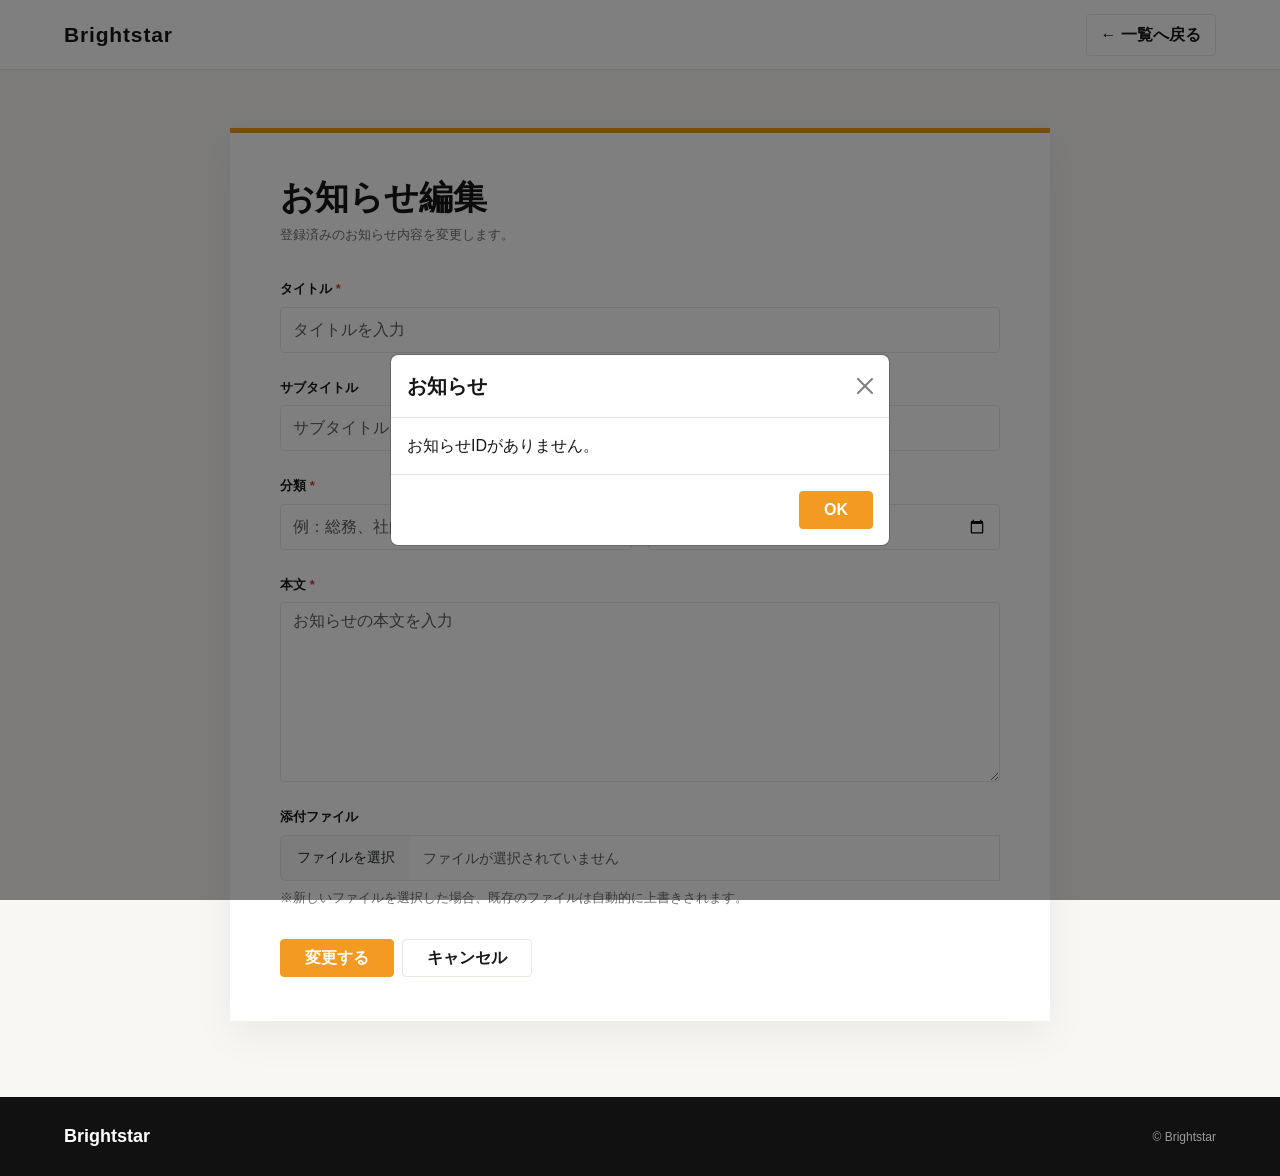
<file: src/main/resources/templates/brightStaroshiraseEdit.html>
<!doctype html>
<html lang="ja" xmlns:th="http://www.thymeleaf.org">
<head>
  <meta charset="UTF-8">
  <meta name="viewport" content="width=device-width, initial-scale=1.0">
  <title>Brightstar｜お知らせ編集</title>
  

  <link href="https://cdn.jsdelivr.net/npm/bootstrap@5.3.3/dist/css/bootstrap.min.css" rel="stylesheet">
  <link rel="stylesheet" th:href="@{/css/common.css}" href="../static/css/common.css">
  <link rel="stylesheet" th:href="@{/css/brightStaroshiraseForm.css}" href="../static/css/brightStaroshiraseForm.css">
  
  <script src="https://code.jquery.com/jquery-3.7.1.min.js"></script>

  <script src="https://cdn.jsdelivr.net/npm/bootstrap@5.3.3/dist/js/bootstrap.bundle.min.js"></script>
  <script th:src="@{/js/common.js}" src="../static/js/common.js"></script>
</head>
<body>
  <header class="top d-flex align-items-center justify-content-between">
    <a th:href="@{/portalHome}" href="portalHome.html" class="logo">Brightstar</a>
    <a th:href="@{/brightStaroshirase}" href="brightStaroshirase.html" class="back-btn">← 一覧へ戻る</a>
  </header>

  <main class="form-bg">
    <section class="form-box">
      <h1 class="form-title">お知らせ編集</h1>
      <p class="form-text">登録済みのお知らせ内容を変更します。</p>

      <form id="editForm" enctype="multipart/form-data">
        <div class="input-box">
          <label for="mainTitle" class="form-label">タイトル <span class="must">*</span></label>
          <input type="text" id="mainTitle" name="mainTitle" class="form-control" placeholder="タイトルを入力" required>
        </div>

        <div class="input-box">
          <label for="subTitle" class="form-label">サブタイトル</label>
          <input type="text" id="subTitle" name="subTitle" class="form-control" placeholder="サブタイトルを入力（任意）">
        </div>

        <div class="row g-3">
          <div class="col-md-6 input-box">
            <label for="category" class="form-label">分類 <span class="must">*</span></label>
            <input type="text" id="category" name="category" class="form-control" placeholder="例：総務、社内連絡" required>
          </div>
          <div class="col-md-6 input-box">
            <label for="publishDate" class="form-label">公開日 <span class="must">*</span></label>
            <input type="date" id="publishDate" name="publishDate" class="form-control" required>
          </div>
        </div>

        <div class="input-box">
          <label for="content" class="form-label">本文 <span class="must">*</span></label>
          <textarea id="content" name="content" class="form-control" placeholder="お知らせの本文を入力" required></textarea>
        </div>

        <!-- 添付ファイル領域 -->
        <div class="input-box">
          <label class="form-label">添付ファイル</label>
          
          <!-- 1. 現有附件顯示 + 刪除現有附件核取方塊 -->
          <div id="currentFileBox" class="mb-2 p-2 border rounded bg-light" style="font-size: 0.9rem; display: none;">
            <div class="d-flex align-items-center justify-content-between">
              <div>
                現在の添付ファイル：<a id="currentFileLink" href="#" target="_blank" class="fw-bold"></a>
              </div>
              <div class="form-check m-0">
                <input class="form-check-input" type="checkbox" id="deleteCurrentFile" name="deleteCurrentFile" value="true">
                <label class="form-check-label text-danger fw-bold" for="deleteCurrentFile">
                  既存のファイルを削除する
                </label>
              </div>
            </div>
          </div>

          <!-- 2. 上傳新檔案（固定顯示日文「ファイルを選択」與客製化按鈕） -->
          <div class="input-group">
            <label for="file" class="btn custom-file-btn mb-0">ファイルを選択</label>
            <input type="text" id="fileNameDisplay" class="form-control" placeholder="ファイルが選択されていません" readonly>
            <input type="file" id="file" name="file" class="d-none">
            <button type="button" id="clearSelectedFile" class="btn custom-file-btn" style="display: none;">選択解除</button>
          </div>
          <div class="form-text">※新しいファイルを選択した場合、既存のファイルは自動的に上書きされます。</div>
        </div>

        <div class="form-buttons d-flex flex-wrap gap-2 mt-4">
          <button type="submit" class="btn main-btn px-4">変更する</button>
          <a th:href="@{/brightStaroshirase}" href="brightStaroshirase.html" class="btn sub-btn px-4">キャンセル</a>
        </div>
      </form>
    </section>
  </main>

  <footer class="bottom d-flex align-items-center justify-content-between">
    <div class="bottom-logo">Brightstar</div>
    <div>© Brightstar</div>
  </footer>

  <script>
    $(function () {
      const noticeId = new URLSearchParams(window.location.search).get("id");

      if (window.location.protocol === "file:") {
        setForm({
          mainTitle: "社内イベント開催のお知らせ",
          subTitle: "参加申込みについて",
          category: "社内連絡",
          publishDate: "2026-09-10",
          content: "社内イベントの開催についてお知らせします。",
          filePath: "#",
          fileName: "sample_notice.pdf"
        });
      } else if (!noticeId) {
        showCustomAlert("お知らせIDがありません。", function () {
          window.location.href = "/brightStaroshirase";
        });
        return;
      } else {
        // 取得原本資料
        $.ajax({
          url: "/api/notices/" + noticeId + "/edit",
          type: "GET",
          success: function (item) {
            if (item) {
              setForm(item);
            } else {
              showCustomAlert("お知らせが見つかりません。");
            }
          },
          error: function () {
            showCustomAlert("お知らせの取得に失敗しました。");
          }
        });
      }

      // 【監控檔案選擇狀態】更新顯示檔名並切換「選択解除」按鈕
      $("#file").on("change", function () {
        if (this.files && this.files.length > 0) {
          $("#fileNameDisplay").val(this.files[0].name);
          $("#clearSelectedFile").show();
        } else {
          $("#fileNameDisplay").val("");
          $("#clearSelectedFile").hide();
        }
      });

      // 【點擊選択解除】清空選取檔案與文字框
      $("#clearSelectedFile").on("click", function () {
        $("#file").val("");
        $("#fileNameDisplay").val("");
        $(this).hide();
      });

      // 提交修改表單
      $("#editForm").on("submit", function (event) {
        event.preventDefault();

        if (window.location.protocol === "file:") {
          showCustomAlert("サンプル画面のため変更処理は行いません。");
          return;
        }

        const formData = new FormData();
        formData.append("mainTitle", $("#mainTitle").val());
        formData.append("subTitle", $("#subTitle").val());
        formData.append("category", $("#category").val());
        formData.append("publishDate", $("#publishDate").val());
        formData.append("content", $("#content").val());

        // 傳送是否刪除原本檔案標記 (true / false)
        const isDeleteCurrent = $("#deleteCurrentFile").is(":checked");
        formData.append("deleteCurrentFile", isDeleteCurrent);

        // 新選取的檔案
        const fileInput = $("#file")[0];
        if (fileInput && fileInput.files[0]) {
          formData.append("file", fileInput.files[0]);
        }

        $.ajax({
          url: "/api/notices/" + noticeId,
          type: "PUT",
          data: formData,
          processData: false,
          contentType: false,
          success: function (res) {
            const msg = (res && res.message) ? res.message : "変更しました。";
            showCustomAlert(msg, function () {
              if (!res || res.success !== false) {
                window.location.href = "/brightStaroshirase";
              }
            });
          },
          error: function (xhr) {
            showCustomAlert("変更に失敗しました。ステータス：" + xhr.status);
          }
        });
      });
    });

    function setForm(item) {
      $("#mainTitle").val(item.mainTitle || "");
      $("#subTitle").val(item.subTitle || "");
      $("#category").val(item.category || "");
      $("#publishDate").val(item.publishDate ? item.publishDate.split("T")[0] : "");
      $("#content").val(item.content || "");

      // 顯示現有檔案
      if (item.filePath && item.fileName) {
        $("#currentFileLink").attr("href", item.filePath).text(item.fileName);
        $("#currentFileBox").show();
      }
    }
  </script>
</body>
</html>
</file>
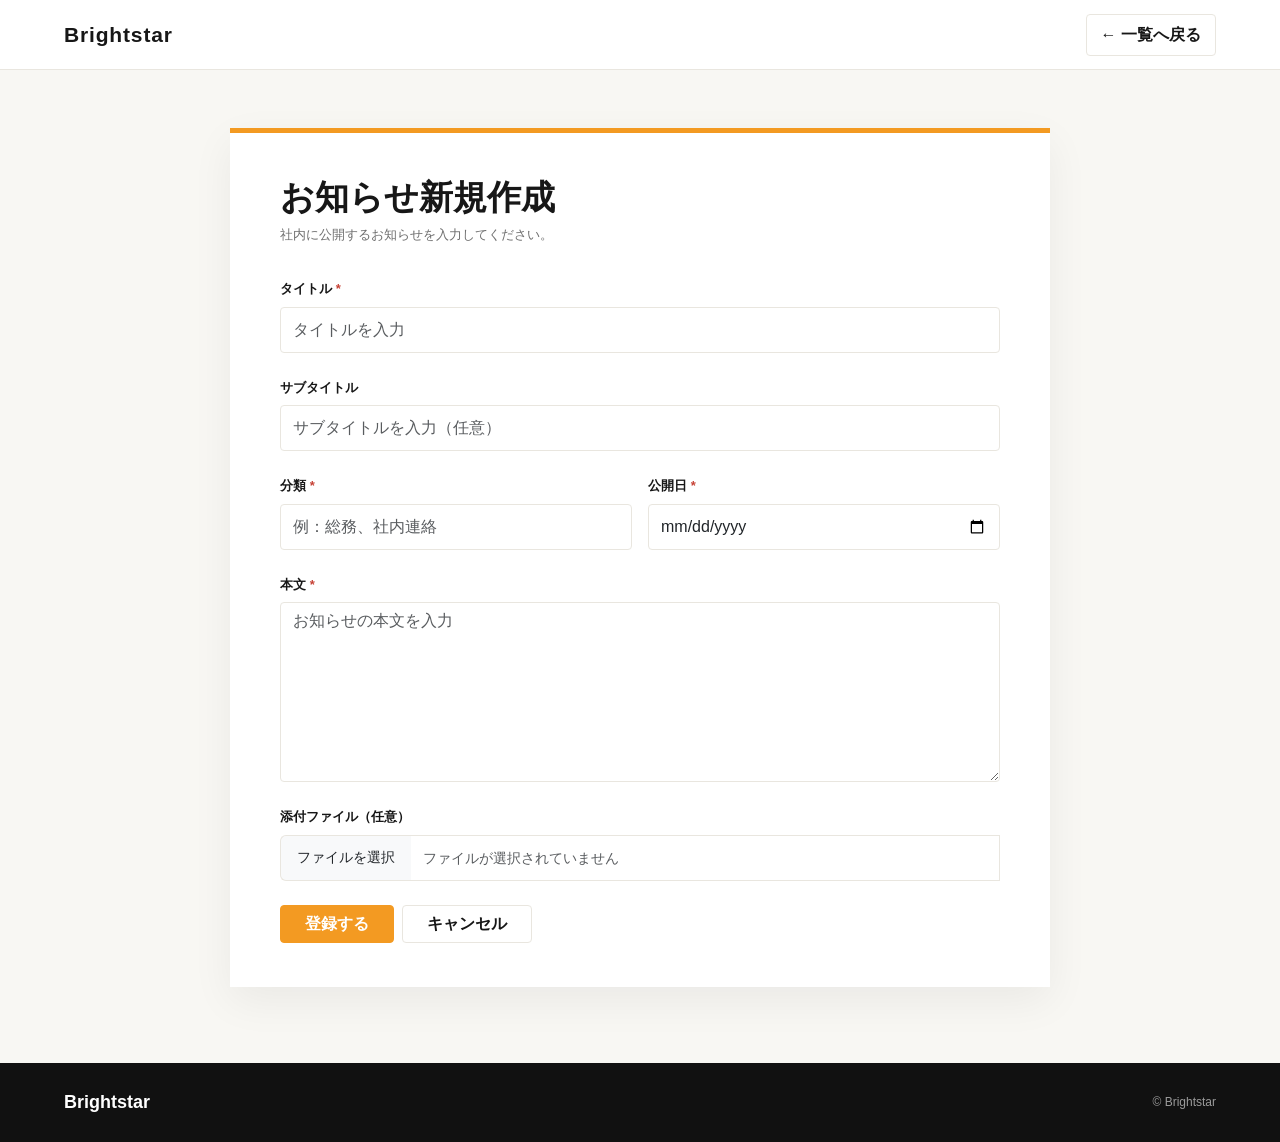
<file: src/main/resources/templates/brightStaroshiraseForm.html>
<!doctype html>
<html lang="ja" xmlns:th="http://www.thymeleaf.org">
<head>
  <meta charset="UTF-8">
  <meta name="viewport" content="width=device-width, initial-scale=1.0">
  <title>Brightstar｜お知らせ新規作成</title>
  

  <link href="https://cdn.jsdelivr.net/npm/bootstrap@5.3.3/dist/css/bootstrap.min.css" rel="stylesheet">
  <link rel="stylesheet" th:href="@{/css/common.css}" href="../static/css/common.css">
  <link rel="stylesheet" th:href="@{/css/brightStaroshiraseForm.css}" href="../static/css/brightStaroshiraseForm.css">
  
  <script src="https://code.jquery.com/jquery-3.7.1.min.js"></script>

  <script src="https://cdn.jsdelivr.net/npm/bootstrap@5.3.3/dist/js/bootstrap.bundle.min.js"></script>
  <script th:src="@{/js/common.js}" src="../static/js/common.js"></script>
</head>
<body>
  <header class="top d-flex align-items-center justify-content-between">
    <a th:href="@{/portalHome}" href="portalHome.html" class="logo">Brightstar</a>
    <a th:href="@{/brightStaroshirase}" href="brightStaroshirase.html" class="back-btn">← 一覧へ戻る</a>
  </header>

  <main class="form-bg">
    <section class="form-box">
      <h1 class="form-title">お知らせ新規作成</h1>
      <p class="form-text">社内に公開するお知らせを入力してください。</p>

      <form id="noticeForm" enctype="multipart/form-data">
        <div class="input-box">
          <label for="mainTitle" class="form-label">タイトル <span class="must">*</span></label>
          <input type="text" id="mainTitle" name="mainTitle" class="form-control" placeholder="タイトルを入力" required>
        </div>

        <div class="input-box">
          <label for="subTitle" class="form-label">サブタイトル</label>
          <input type="text" id="subTitle" name="subTitle" class="form-control" placeholder="サブタイトルを入力（任意）">
        </div>

        <div class="row g-3">
          <div class="col-md-6 input-box">
            <label for="category" class="form-label">分類 <span class="must">*</span></label>
            <input type="text" id="category" name="category" class="form-control" placeholder="例：総務、社内連絡" required>
          </div>
          <div class="col-md-6 input-box">
            <label for="publishDate" class="form-label">公開日 <span class="must">*</span></label>
            <input type="date" id="publishDate" name="publishDate" class="form-control" required>
          </div>
        </div>

        <div class="input-box">
          <label for="content" class="form-label">本文 <span class="must">*</span></label>
          <textarea id="content" name="content" class="form-control" placeholder="お知らせの本文を入力" required></textarea>
        </div>

        <!-- 添付ファイル領域（固定デザイン＋ボタン統一） -->
        <div class="input-box">
          <label class="form-label">添付ファイル（任意）</label>
          <div class="input-group">
            <label for="file" class="btn custom-file-btn mb-0">ファイルを選択</label>
            <input type="text" id="fileNameDisplay" class="form-control" placeholder="ファイルが選択されていません" readonly>
            <input type="file" id="file" name="file" class="d-none">
            <button type="button" id="clearSelectedFile" class="btn custom-file-btn" style="display: none;">選択解除</button>
          </div>
        </div>

        <div class="form-buttons d-flex flex-wrap gap-2 mt-4">
          <button type="submit" class="btn main-btn px-4">登録する</button>
          <a th:href="@{/brightStaroshirase}" href="brightStaroshirase.html" class="btn sub-btn px-4">キャンセル</a>
        </div>
      </form>
    </section>
  </main>

  <footer class="bottom d-flex align-items-center justify-content-between">
    <div class="bottom-logo">Brightstar</div>
    <div>© Brightstar</div>
  </footer>

  <script>
    $(function () {
      // 【ファイル選択状態の監視】ファイル名の表示と「選択解除」ボタンの表示切り替え
      $("#file").on("change", function () {
        if (this.files && this.files.length > 0) {
          $("#fileNameDisplay").val(this.files[0].name);
          $("#clearSelectedFile").show();
        } else {
          $("#fileNameDisplay").val("");
          $("#clearSelectedFile").hide();
        }
      });

      // 【選択解除ボタンの処理】選択されたファイルと表示をクリア
      $("#clearSelectedFile").on("click", function () {
        $("#file").val("");
        $("#fileNameDisplay").val("");
        $(this).hide();
      });

      // フォーム送信処理
      $("#noticeForm").on("submit", function (event) {
        event.preventDefault();

        if (window.location.protocol === "file:") {
          showCustomAlert("サンプル画面のため登録処理は行いません。");
          return;
        }

        const formData = new FormData();
        formData.append("mainTitle", $("#mainTitle").val());
        formData.append("subTitle", $("#subTitle").val());
        formData.append("category", $("#category").val());
        formData.append("publishDate", $("#publishDate").val());
        formData.append("content", $("#content").val());

        const fileInput = $("#file")[0];
        if (fileInput && fileInput.files[0]) {
          formData.append("file", fileInput.files[0]);
        }

        $.ajax({
          url: "/api/notices",
          type: "POST",
          data: formData,
          processData: false,
          contentType: false,
          success: function (res) {
            if (res && res.success) {
              const msg = res.message || "登録しました。";
              showCustomAlert(msg, function () {
                window.location.href = "/brightStaroshirase";
              });
            } else {
              showCustomAlert("登録に失敗しました：" + (res.message || ""));
            }
          },
          error: function (xhr) {
            showCustomAlert("登録に失敗しました。ステータス：" + xhr.status);
          }
        });
      });
    });
  </script>
</body>
</html>
</file>
<file: src/main/resources/static/css/common.css>
@charset "UTF-8";

:root {
  --main: #f39a22;
  --main-light: #fff4df;
  --yellow: #ffd84d;
  --black: #171717;
  --gray: #6f6f6f;
  --line: #e9e6df;
  --light: #f8f7f3;
  --white: #ffffff;
}

* {
  box-sizing: border-box;
}

body {
  margin: 0;
  color: var(--black);
  background: var(--white);
  font-family: -apple-system, BlinkMacSystemFont, "Segoe UI", "Hiragino Kaku Gothic ProN", "Hiragino Sans", "Yu Gothic", Meiryo, sans-serif;
}

a {
  color: inherit;
  text-decoration: none;
}

img {
  display: block;
  max-width: 100%;
}

.top {
  position: sticky;
  top: 0;
  z-index: 20;
  min-height: 70px;
  padding: 0 5vw;
  background: rgba(255, 255, 255, 0.96);
  border-bottom: 1px solid var(--line);
}

.logo {
  font-size: 21px;
  font-weight: 800;
  letter-spacing: 0.04em;
}

.user-box {
  font-size: 13px;
}

.user-name {
  font-weight: 700;
}

.role {
  padding: 5px 10px;
  color: #a95f00;
  background: var(--main-light);
  border-radius: 4px;
  font-weight: 700;
}

.logout,
.back-btn {
  padding: 8px 14px;
  background: var(--white);
  border: 1px solid var(--line);
  border-radius: 4px;
  font-weight: 700;
}

.logout:hover,
.back-btn:hover {
  color: var(--main);
  border-color: var(--main);
}

.main-btn {
  color: var(--white);
  background: var(--main);
  border: 1px solid var(--main);
  border-radius: 4px;
  font-weight: 700;
}

.main-btn:hover {
  color: var(--white);
  background: #d97f0b;
  border-color: #d97f0b;
}

.sub-btn {
  color: var(--black);
  background: var(--white);
  border: 1px solid var(--line);
  border-radius: 4px;
  font-weight: 700;
}

.sub-btn:hover {
  color: var(--main);
  border-color: var(--main);
}

.page-width {
  max-width: 1160px;
  margin: 0 auto;
  padding-right: 24px;
  padding-left: 24px;
}

.main-box {
  padding-top: 64px;
  padding-bottom: 42px;
}

.main-photo {
  max-height: 260px; /* 控制最大高度，可依需求改成 220px、250px 等 */
  min-height: auto;  /* 覆蓋掉原本的 min-height: 350px */
  overflow: hidden;
  background: var(--light);
  border-radius: 8px; /* 可選：加一點微圓角讓視覺更精緻 */
}

.main-photo img {
  width: 100%;
  height: 100%;
  max-height: 260px; /* 與容器高度一致 */
  min-height: auto;
  object-fit: cover;  /* 保持圖片比例並自動裁切填滿 */
}
.small-title {
  margin-bottom: 10px;
  color: var(--main);
  font-size: 12px;
  font-weight: 800;
  letter-spacing: 0.16em;
}

.big-title {
  margin: 0;
  font-size: clamp(48px, 7vw, 84px);
  font-weight: 800;
  line-height: 1;
  letter-spacing: -0.04em;
}

.black-line {
  width: 86px;
  height: 4px;
  margin: 24px 0 20px;
  background: var(--black);
}

.main-text {
  margin: 0;
  font-size: 16px;
  font-weight: 600;
  line-height: 1.9;
}

.content-box {
  padding-top: 50px;
  padding-bottom: 70px;
}

.content-head {
  margin-bottom: 28px;
}

.jp-title {
  margin: 0 0 4px;
  font-size: 13px;
  font-weight: 700;
}

.en-title {
  margin: 0;
  font-size: clamp(40px, 5vw, 64px);
  font-weight: 800;
  line-height: 1;
  letter-spacing: -0.03em;
}

.bottom {
  padding: 26px 5vw;
  color: #9b9b9b;
  background: #111;
  font-size: 12px;
}

.bottom-logo {
  color: var(--white);
  font-size: 18px;
  font-weight: 800;
}

@media (max-width: 767px) {
  .top {
    padding: 12px 18px;
  }

  .user-box {
    gap: 8px !important;
  }

  .main-box {
    padding-top: 32px;
  }

  .main-photo,
  .main-photo img {
    min-height: 260px;
  }

  .content-box {
    padding-top: 36px;
    padding-bottom: 48px;
  }
}
</file>
<file: src/main/resources/static/css/brightStaroshiraseForm.css>
@charset "UTF-8";

.form-bg {
  min-height: calc(100vh - 140px);
  padding: 58px 24px 76px;
  background: var(--light);
}

.form-box {
  max-width: 820px;
  margin: 0 auto;
  padding: 44px 50px;
  background: #fff;
  border-top: 5px solid var(--main);
  box-shadow: 0 14px 40px rgba(0, 0, 0, 0.06);
}

.form-title {
  margin: 0;
  font-size: 34px;
  font-weight: 800;
}

.form-text {
  margin: 7px 0 32px;
  color: var(--gray);
  font-size: 13px;
}

.input-box {
  margin-bottom: 22px;
}

.input-box label {
  margin-bottom: 8px;
  font-size: 13px;
  font-weight: 700;
}

.must {
  color: #c64034;
}

.input-box .form-control {
  min-height: 46px;
  border-color: var(--line);
  border-radius: 4px;
}

.input-box textarea.form-control {
  min-height: 180px;
}

.input-box .form-control:focus {
  border-color: var(--main);
  box-shadow: 0 0 0 0.2rem rgba(243, 154, 34, 0.14);
}

.form-buttons {
  margin-top: 30px;
}

@media (max-width: 600px) {
  .form-bg {
    padding: 30px 16px 48px;
  }

  .form-box {
    padding: 30px 24px;
  }
}

/* ==========================================
   檔案上傳元件樣式修正（固定日文與對齊）
   ========================================== */

/* 顯示檔名的文字框高度與外觀 */
.input-box .input-group #fileNameDisplay {
  min-height: 46px;
  height: 46px;
  border-color: var(--line, #ced4da);
  font-size: 0.875rem;
  background-color: #fff !important;
}

/* 左右按鈕統一樣式 */
.input-box .input-group .custom-file-btn {
  height: 46px;
  display: inline-flex;
  align-items: center;
  justify-content: center;
  background-color: #f8f9fa;
  color: #212529;
  border: 1px solid var(--line, #ced4da);
  padding: 0 16px;
  font-size: 0.875rem;
  font-weight: 400;
  cursor: pointer;
  box-shadow: none;
  white-space: nowrap;
}

.input-box .input-group .custom-file-btn:hover {
  background-color: #e9ecef;
  color: #212529;
}

/* 左側「ファイルを選択」按鈕圓角處理 */
.input-box .input-group label.custom-file-btn {
  border-top-right-radius: 0;
  border-bottom-right-radius: 0;
  border-right: none;
}

/* 右側「選択解除」按鈕圓角處理 */
.input-box .input-group #clearSelectedFile {
  border-top-left-radius: 0;
  border-bottom-left-radius: 0;
  border-left: none;
}
</file>
